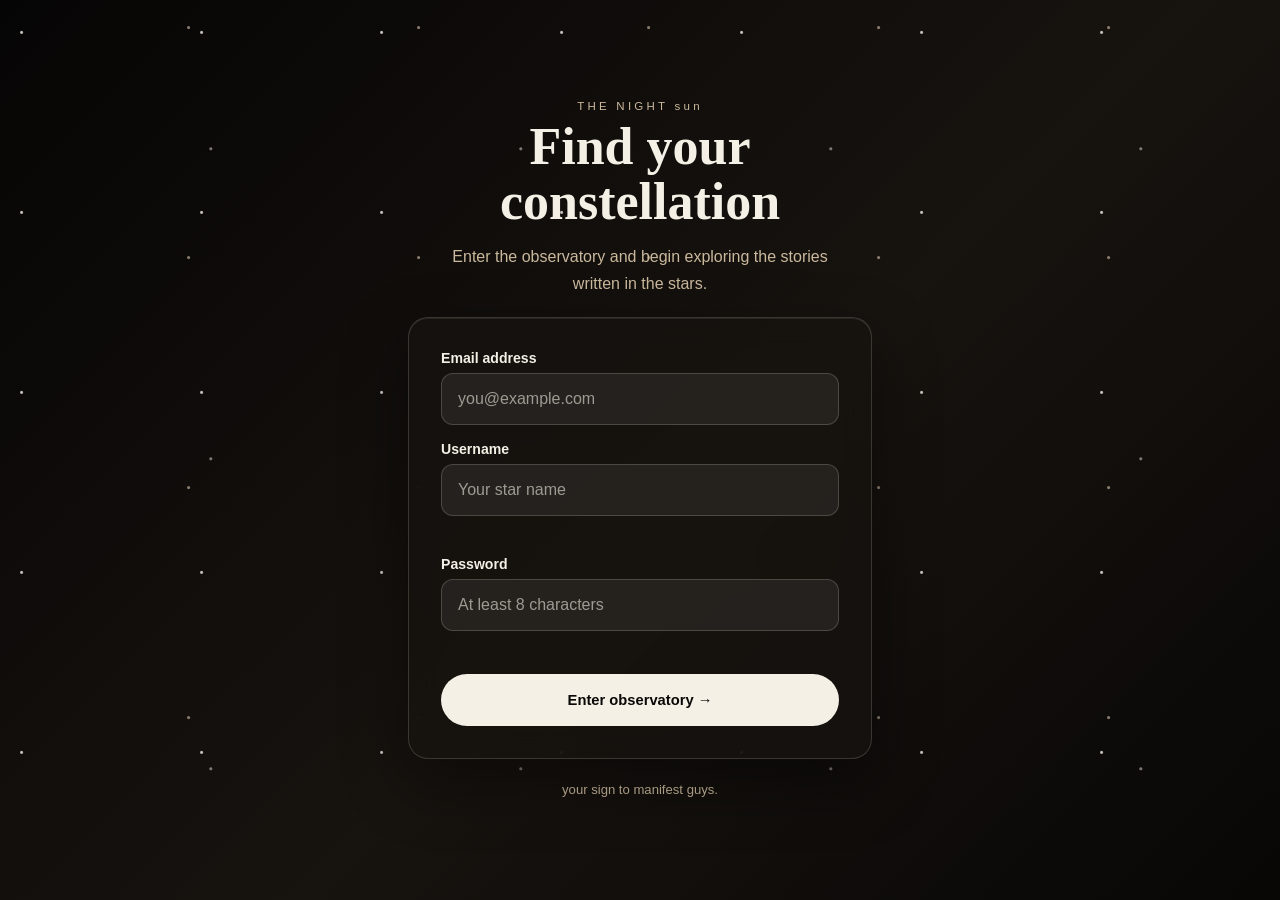
<file: index.html>
<!DOCTYPE html>
<html lang="en">
<head>
    <meta charset="UTF-8">
    <meta name="viewport" content="width=device-width, initial-scale=1.0">
    <title>Constellation Sign In</title>
    <link rel="stylesheet" href="style.css">
</head>
<body>
    <main class="signin-page">
        <section class="signin-shell" aria-labelledby="signin-heading">
            <div class="signin-heading">
                <p class="eyebrow">THE NIGHT sun</p>
                <h1 id="signin-heading">Find your constellation</h1>
                <p>Enter the observatory and begin exploring the stories written in the stars.</p>
            </div>

            <form id="signinbox" class="signin-card" novalidate>
                <div class="field-group">
                    <label id="email-label" for="email">Email address</label>
                    <input id="email" type="email" placeholder="you@example.com" autocomplete="email" required>
                </div>

                <div class="field-group">
                    <label id="username-label" for="user">Username</label>
                    <input id="user" type="text" placeholder="Your star name" autocomplete="username" required>
                    <p id="usererror" class="form-error" aria-live="polite"></p>
                </div>

                <div class="field-group">
                    <label id="password-label" for="password">Password</label>
                    <input id="password" type="password" placeholder="At least 8 characters" autocomplete="current-password" required>
                    <p id="passerror" class="form-error" aria-live="polite"></p>
                </div>

                <button id="signinbtn" type="button">Enter observatory <span aria-hidden="true">→</span></button>
            </form>

            <p id="desk">your sign to manifest guys.</p>
        </section>
    </main>

    <script src="script.js"></script>
</body>
</html>
</file>
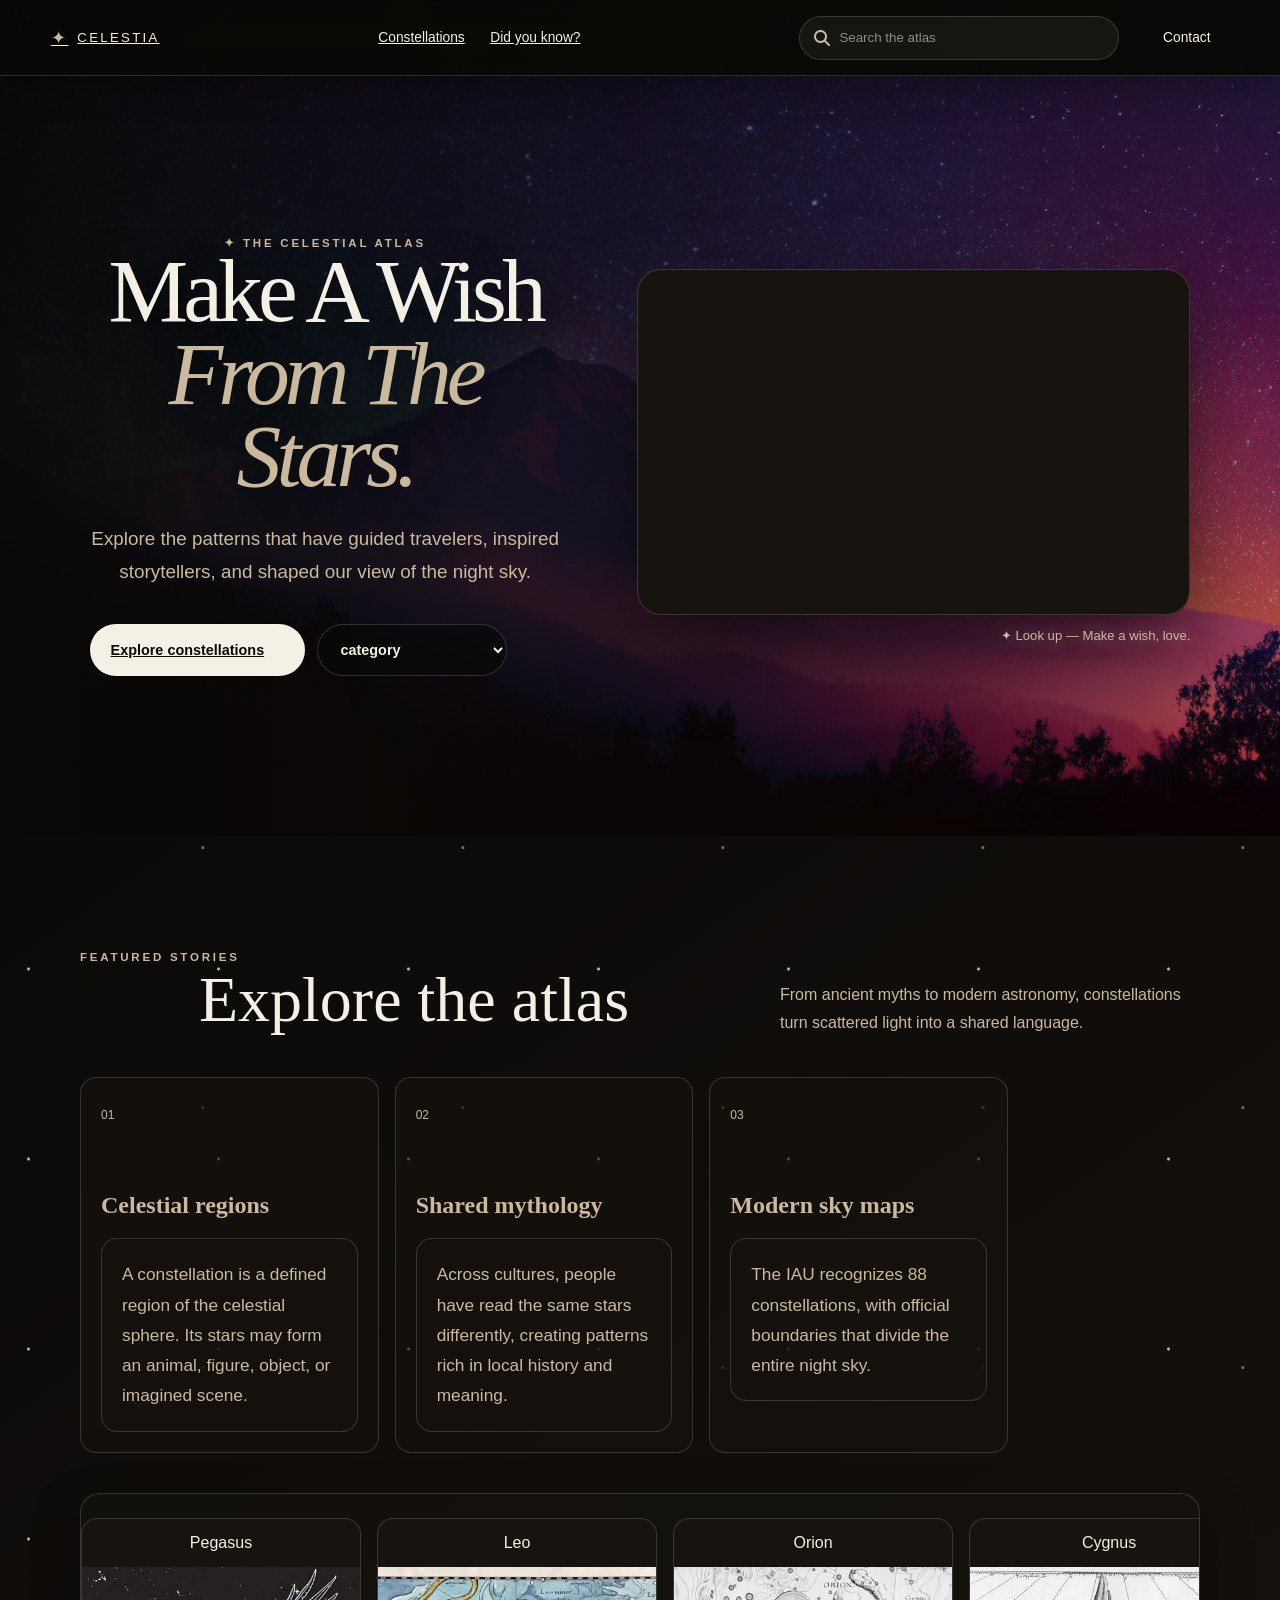
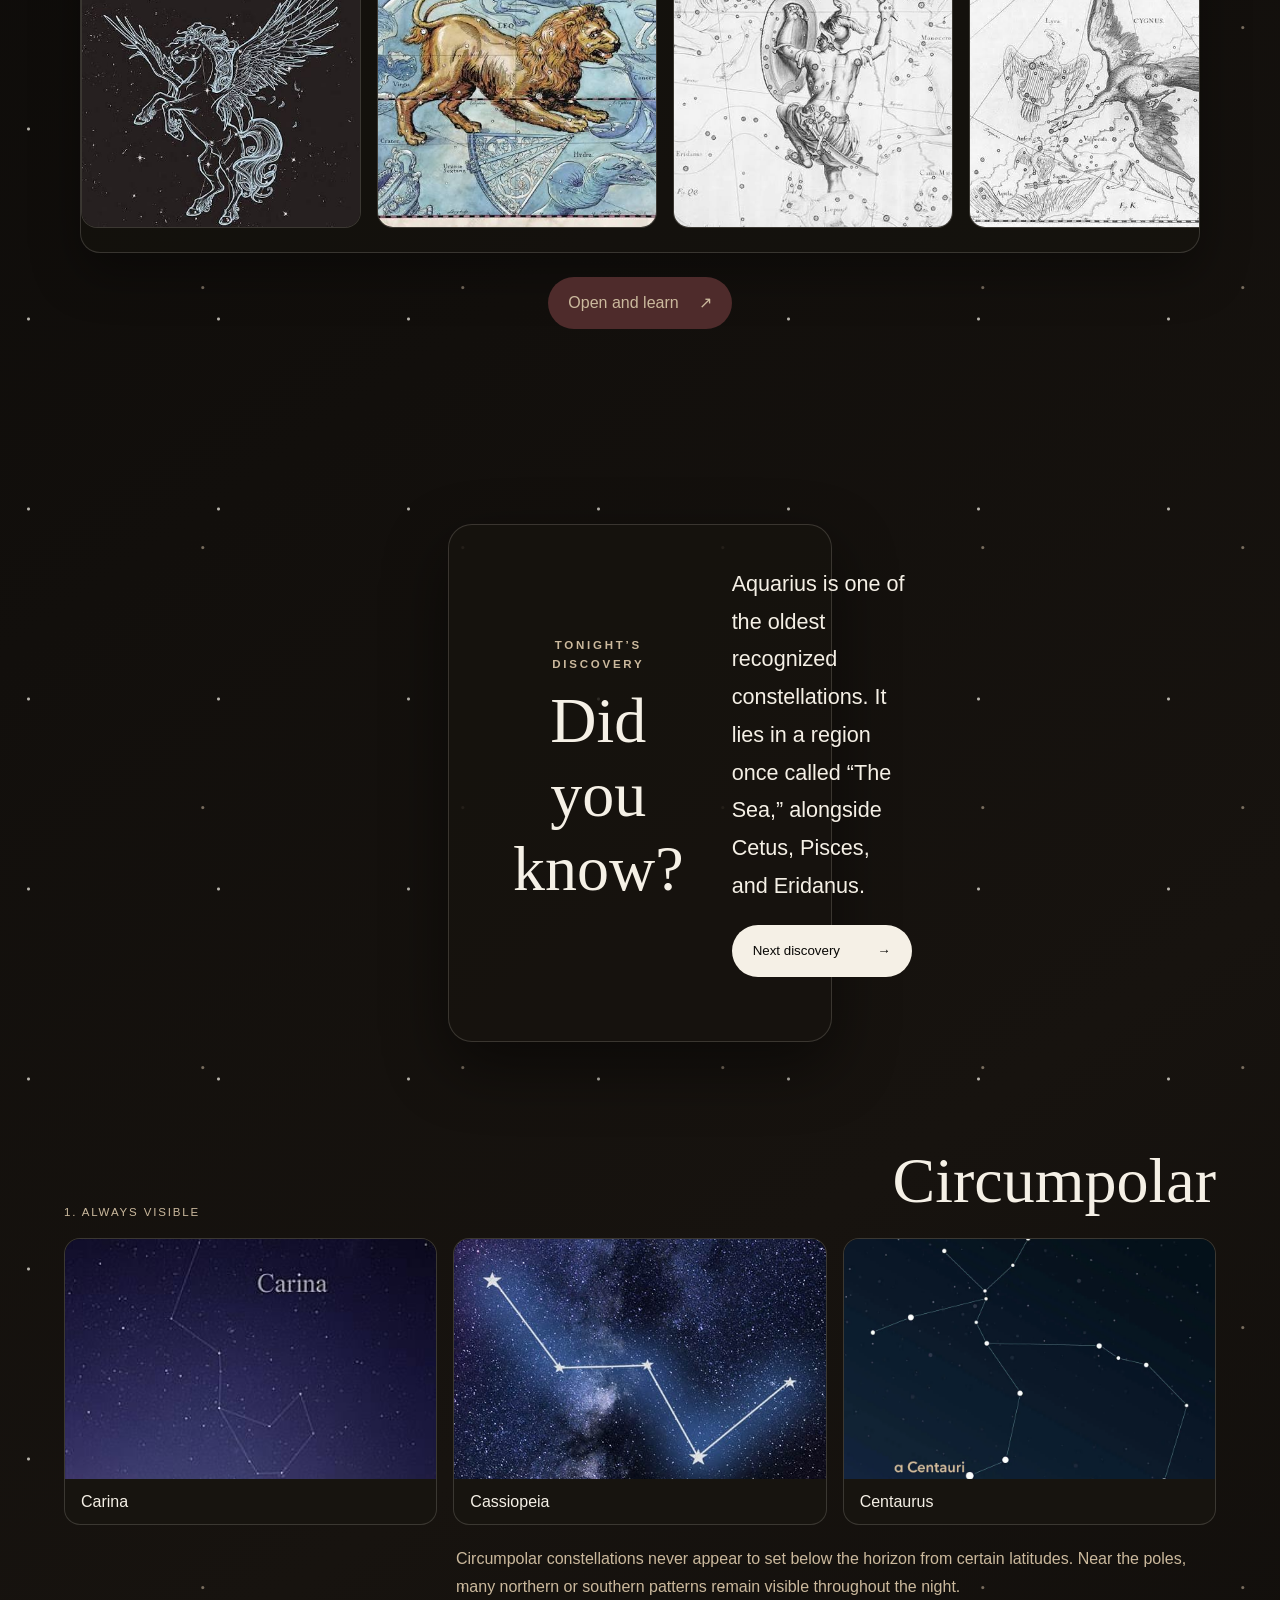
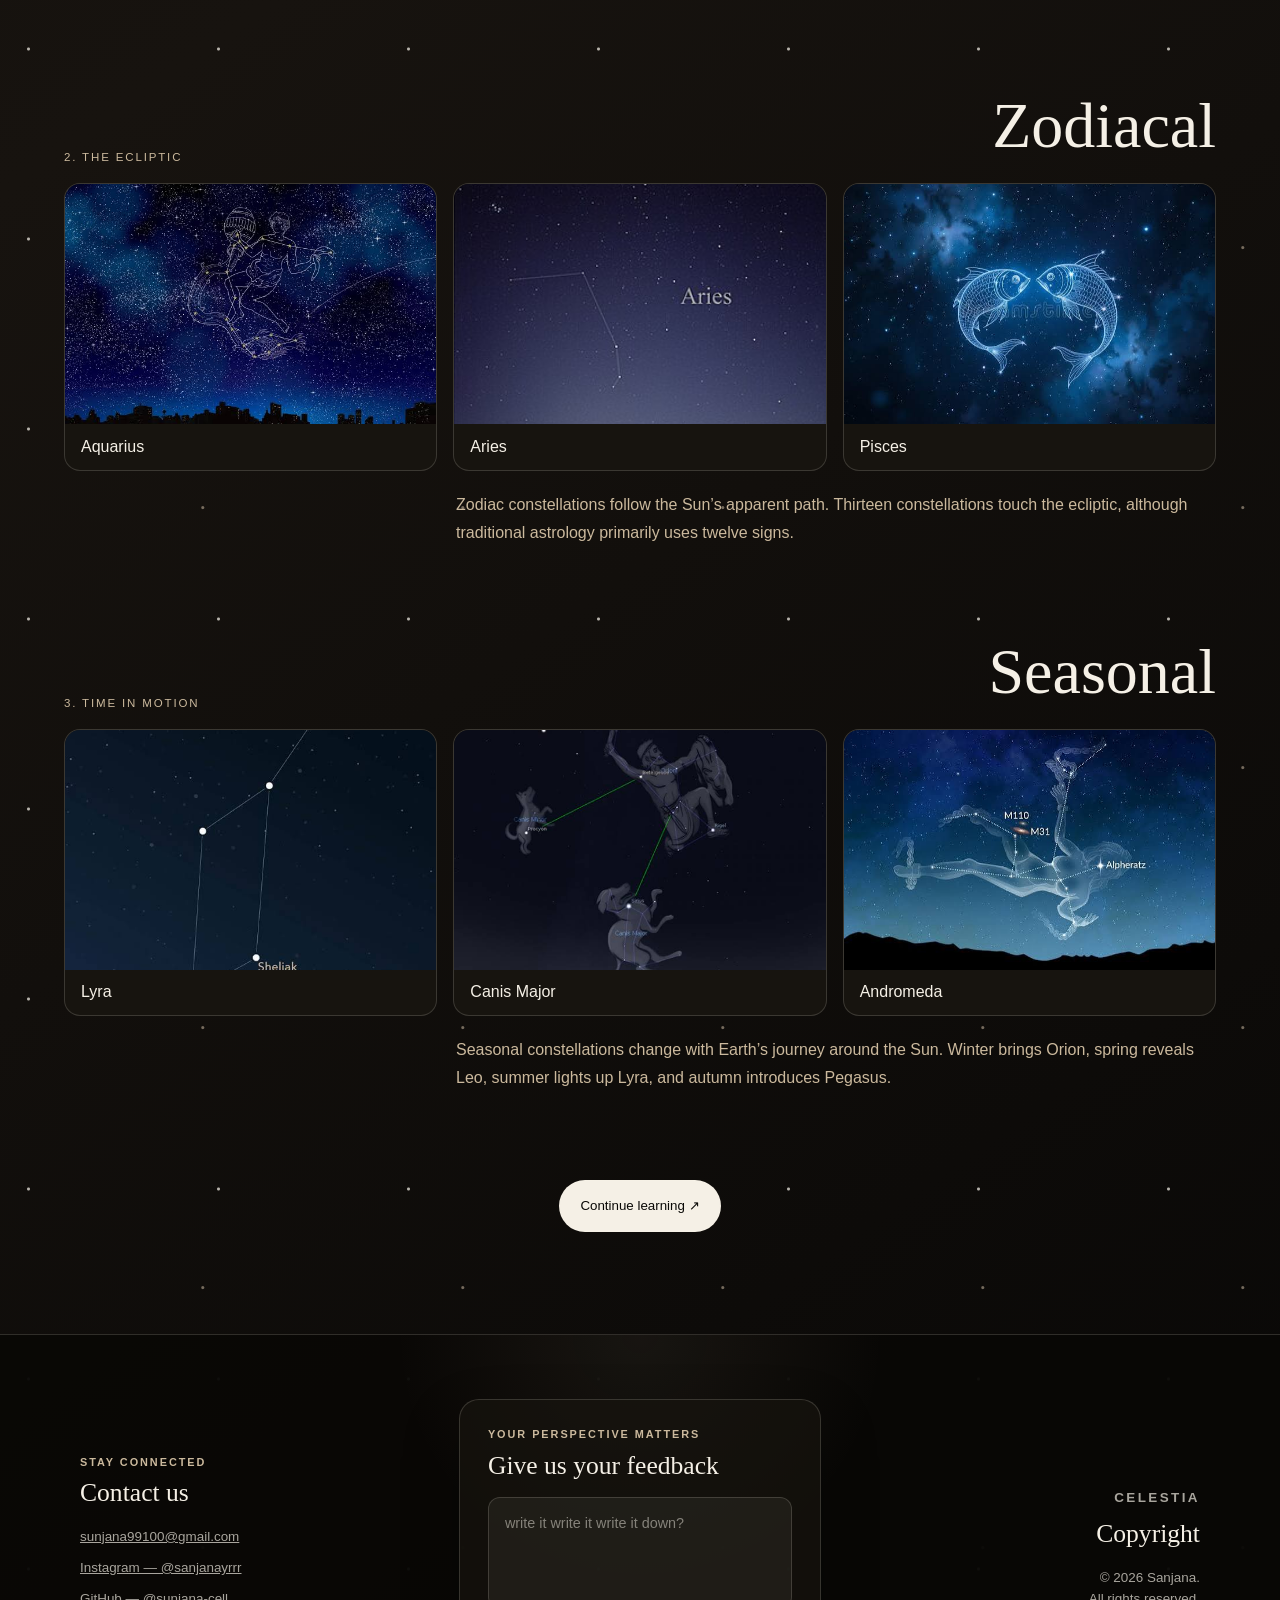
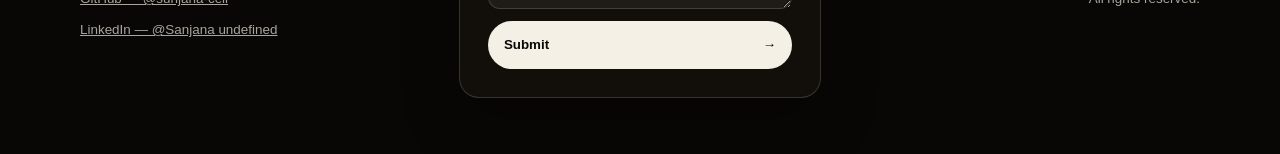
<file: constellation.html>
<!DOCTYPE html>
<html lang="en">
<head>
  <meta charset="UTF-8">
  <meta name="viewport" content="width=device-width, initial-scale=1.0">
  <meta name="description" content="Explore constellations, zodiac patterns, seasonal skies, and circumpolar stars.">
  <title>Celestia — Constellation Atlas</title>
  <link rel="stylesheet" href="style.css">
  <link rel="stylesheet" href="https://cdnjs.cloudflare.com/ajax/libs/font-awesome/6.5.2/css/all.min.css">
</head>
<body class="starbody constellation-page">
  <header class="star-nav" aria-label="Primary navigation">
    <a class="brand" href="constellation.html" aria-label="celestia home">
      <span class="brand-mark" aria-hidden="true">✦</span>
      <span>CELESTIA</span>
    </a>

    <nav class="nav-links" aria-label="Page links">
      <a href="#constellation-types">Constellations</a>
      <a href="#fact-heading">Did you know?</a>
    </nav>

    <label id="search-nav" for="searchbtn">
      <i class="fa-solid fa-magnifying-glass" aria-hidden="true"></i>
      <input id="searchbtn" type="search" placeholder="Search the atlas" aria-label="Search this page">
    </label>

    <button id="contactme" type="button">Contact</button>
  </header>

  <main>
    <section class="hero-section" aria-labelledby="tag1">
      <div class="hero-copy">
        <p class="hero-kicker"><span aria-hidden="true">✦</span> The celestial atlas</p>
        <h1 id="tag1">Make a wish<br><em>from the stars.</em></h1>
        <p id="tagline">Explore the patterns that have guided travelers, inspired storytellers, and shaped our view of the night sky.</p>

        <div id="drop">
          <a class="hero-button primary" href="#exploremore">Explore constellations <span aria-hidden="true"></span></a>
          <div id="types">
            <label class="visually-hidden" for="types12">Constellation type</label>
            <select id="types12" name="types">
              <option value="">category</option>
              <option value="circumpolar">Circumpolar</option>
              <option value="zodiacal">Zodiacal</option>
              <option value="seasonal">Seasonal</option>
            </select>
          </div>
        </div>
      </div>

      <div class="hero-visual">
        <div id="media">
          <video id="video" autoplay muted loop playsinline aria-label="Stars moving across the night sky">
            <source src="star.mp4.mp4" type="video/mp4">
          </video>
        </div>
        <p id="shoot"><span aria-hidden="true">✦</span> Look up — Make a wish, love.</p>
      </div>
    </section>

    <section class="explore" aria-labelledby="exploremore">
      <header class="section-heading">
        <div>
          <p class="section-kicker">Featured stories</p>
          <h2 id="exploremore">Explore the atlas</h2>
        </div>
        <p>From ancient myths to modern astronomy, constellations turn scattered light into a shared language.</p>
      </header>

      <div id="define">
        <article>
          <span>01</span>
          <h3>Celestial regions</h3>
          <p>A constellation is a defined region of the celestial sphere. Its stars may form an animal, figure, object, or imagined scene.</p>
        </article>
        <article>
          <span>02</span>
          <h3>Shared mythology</h3>
          <p>Across cultures, people have read the same stars differently, creating patterns rich in local history and meaning.</p>
        </article>
        <article>
          <span>03</span>
          <h3>Modern sky maps</h3>
          <p>The IAU recognizes 88 constellations, with official boundaries that divide the entire night sky.</p>
        </article>
      </div>

      <div class="slider" aria-label="Featured constellations">
        <article class="box1">
          <p>Pegasus</p>
          <a href="https://en.wikipedia.org/wiki/Pegasus_(constellation)" target="_blank" rel="noopener noreferrer" aria-label="Learn about Pegasus">
            <img src="pegasus1.png" alt="Pegasus constellation">
          </a>
        </article>
        <article class="box1">
          <p>Leo</p>
          <a href="https://en.wikipedia.org/wiki/Leo_(constellation)" target="_blank" rel="noopener noreferrer" aria-label="Learn about Leo">
            <img src="leo1.png" alt="Leo constellation">
          </a>
        </article>
        <article class="box1">
          <p>Orion</p>
          <a href="https://en.wikipedia.org/wiki/Orion_(constellation)" target="_blank" rel="noopener noreferrer" aria-label="Learn about Orion">
            <img src="orion2.png" alt="Orion constellation">
          </a>
        </article>
        <article class="box1">
          <p>Cygnus</p>
          <a href="https://en.wikipedia.org/wiki/Cygnus_(constellation)" target="_blank" rel="noopener noreferrer" aria-label="Learn about Cygnus">
            <img src="cygnus.png" alt="Cygnus constellation">
          </a>
        </article>
        <article class="box1">
          <p>Hercules</p>
          <a href="https://en.wikipedia.org/wiki/Hercules_(constellation)" target="_blank" rel="noopener noreferrer" aria-label="Learn about Hercules">
            <img src="hercules.png" alt="Hercules constellation">
          </a>
        </article>
        <article class="box1">
          <p>Ophiuchus</p>
          <a href="https://en.wikipedia.org/wiki/Ophiuchus_(constellation)" target="_blank" rel="noopener noreferrer" aria-label="Learn about Ophiuchus">
            <img src="ophicuchis.png" alt="Ophiuchus constellation">
          </a>
        </article>
      </div>

      <div id="knowmore">
        <a href="https://en.wikipedia.org/wiki/Constellation" target="_blank" rel="noopener noreferrer">Open and learn <span aria-hidden="true">↗</span></a>
      </div>
    </section>

    <section class="fact-quiz" aria-labelledby="fact-heading">
      <div class="fact-heading-wrap">
        <p class="section-kicker">Tonight’s discovery</p>
        <h2 id="fact-heading" class="dyk">Did you know?</h2>
      </div>
      <div class="factu">
        <p id="one">Aquarius is one of the oldest recognized constellations. It lies in a region once called “The Sea,” alongside Cetus, Pisces, and Eridanus.</p>
        <button id="clicki" type="button"><span>Next discovery</span><span aria-hidden="true">→</span></button>
      </div>
    </section>

    <section id="constellation-types" class="constellation-types" aria-label="Constellation categories">
      <article class="constellation-category">
        <header class="category-heading">
          <p>1. Always visible</p>
          <h2 id="polarhead">Circumpolar</h2>
        </header>
        <div class="category-gallery">
          <figure id="polar1"><img src="carina.jpg" alt="Carina constellation"><figcaption>Carina</figcaption></figure>
          <figure id="polar2"><img src="cassiopeia.jpg" alt="Cassiopeia constellation"><figcaption>Cassiopeia</figcaption></figure>
          <figure id="polar3"><img src="centaurus.webp" alt="Centaurus constellation"><figcaption>Centaurus</figcaption></figure>
        </div>
        <p id="fncir" class="category-copy">Circumpolar constellations never appear to set below the horizon from certain latitudes. Near the poles, many northern or southern patterns remain visible throughout the night.</p>
      </article>

      <article class="constellation-category">
        <header class="category-heading">
          <p>2. The ecliptic</p>
          <h2 id="zohead">Zodiacal</h2>
        </header>
        <div class="category-gallery">
          <figure id="zo1"><img src="aqua.jpg" alt="Aquarius constellation"><figcaption>Aquarius</figcaption></figure>
          <figure id="zo2"><img src="AriesCC.jpg" alt="Aries constellation"><figcaption>Aries</figcaption></figure>
          <figure id="zo3"><img src="pi.jpg" alt="Pisces constellation"><figcaption>Pisces</figcaption></figure>
        </div>
        <p class="category-copy">Zodiac constellations follow the Sun’s apparent path. Thirteen constellations touch the ecliptic, although traditional astrology primarily uses twelve signs.</p>
      </article>

      <article class="constellation-category">
        <header class="category-heading">
          <p>3. Time in motion</p>
          <h2 id="seahead">Seasonal</h2>
        </header>
        <div class="category-gallery">
          <figure id="sea1"><img src="lyra.jpg" alt="Lyra constellation"><figcaption>Lyra</figcaption></figure>
          <figure id="sea2"><img src="canis.jpg" alt="Canis constellation"><figcaption>Canis Major</figcaption></figure>
          <figure id="sea3"><img src="andro.jpg" alt="Andromeda constellation"><figcaption>Andromeda</figcaption></figure>
        </div>
        <p class="category-copy">Seasonal constellations change with Earth’s journey around the Sun. Winter brings Orion, spring reveals Leo, summer lights up Lyra, and autumn introduces Pegasus.</p>
      </article>

      <div id="btnn"><a href="https://www.wikipedia.org" target="_blank" rel="noopener noreferrer"><button type="button">Continue learning <span aria-hidden="true">↗</span></button></a></div>
    </section>
  </main>

  <footer aria-label="Site footer">
        <div id="last">
            <section id="contactji" aria-labelledby="contact-heading">
                <p class="footer-kicker">Stay connected</p>
                <h2 id="contact-heading">Contact us</h2>
                <address>
                    <a href="mailto:seashells@gmail.com">sunjana99100@gmail.com</a>
                    <a href="#">Instagram — @sanjanayrrr</a>
                    <a href="#">GitHub — @sunjana-cell</a>
                    <a href="#">LinkedIn — @Sanjana undefined</a>
                </address>
            </section>

            <form id="feedback-1" aria-labelledby="enter">
                <p class="footer-kicker">Your perspective matters</p>
                <p id="enter">Give us your feedback</p>
                <label class="visually-hidden" for="feedback">Your feedback</label>
                <textarea id="feedback" placeholder="write it write it write it down?"></textarea>
                <button id="sub" type="button">Submit<span aria-hidden="true">→</span></button>
            </form>

            <div id="success-popup" class="hidden" role="status" aria-live="polite">
                <p id="yeah">Your feedback has been submitted.</p>
            </div>

            <section id="copyright" aria-label="Copyright">
                <p class="footer-kicker">Celestia</p>
                <h2 id="cont">Copyright</h2>
                <p>© 2026 Sanjana.</p>
                <p>All rights reserved.</p>
            </section>
        </div>
    </footer>

  <script src="script.js"></script>
</body>
</html>
</file>
<file: style.css>
* {
    padding: 0;
    margin: 0;
    box-sizing: border-box;
}

body {
  font-family: Inter, "Segoe UI", Arial, sans-serif;
  color: var(--ivory);
  background:
    radial-gradient(circle at 12% 18%, rgba(255, 250, 240, 0.75) 0 1px, transparent 2px),
    radial-gradient(circle at 82% 12%, rgba(201, 183, 159, 0.65) 0 1px, transparent 2px),
    radial-gradient(circle at 68% 48%, rgba(255, 250, 240, 0.45) 0 1px, transparent 2px),
    linear-gradient(135deg, #060505 0%, #17130f 55%, #080706 100%);
  background-size: 180px 180px, 230px 230px, 310px 310px, auto;
}

.signin-page {
  min-height: 100vh;
  display: grid;
  place-items: center;
  padding: clamp(1.25rem, 5vw, 4rem);
}

.signin-shell {
  width: min(100%, 29rem);
  display: grid;
  gap: 1.25rem;
  text-align: center;
}

.signin-heading .eyebrow {
  margin: 0 0 0.5rem;
  color: var(--sand);
  font-size: 0.72rem;
  letter-spacing: 0.28em;
}

.signin-heading h1,
.signin-heading p:last-child {
  color: var(--ivory);
}

.signin-heading h1 {
  margin: 0;
  font-family: Georgia, "Times New Roman", serif;
  font-size: clamp(2rem, 8vw, 3.25rem);
  line-height: 1.05;
}

.signin-heading p:last-child {
  max-width: 25rem;
  margin: 0.85rem auto 0;
  line-height: 1.7;
  color: var(--sand);
}

.signin-card {
  display: grid;
  gap: 1rem;
  width: 100%;
  padding: clamp(1.25rem, 5vw, 2rem);
  text-align: left;
  background: rgba(23, 19, 15, 0.82);
  border: 1px solid var(--line);
  border-radius: 1.25rem;
  box-shadow: 0 1.5rem 4rem rgba(0, 0, 0, 0.42), inset 0 1px rgba(255, 255, 255, 0.08);
  backdrop-filter: blur(14px);
}

.field-group { 
    display: grid; 
    gap: 0.45rem; 
}

.field-group label { 
    color: var(--starlight); 
    font-size: 0.88rem; 
    font-weight: 700; 
}

.field-group input {
  width: 100%;
  min-height: 3.25rem;
  padding: 0.85rem 1rem;
  border: 1px solid rgba(246, 241, 231, 0.18);
  border-radius: 0.75rem;
  background: rgba(255, 250, 240, 0.07);
  color: var(--ivory);
  font: inherit;
  outline: none;
}

.field-group input:focus {
  border-color: var(--sand);
  box-shadow: 0 0 0 3px rgba(201, 183, 159, 0.16);
}

.field-group input::placeholder { 
    color: rgba(246, 241, 231, 0.58); 
}
.form-error { 
    min-height: 1rem; 
    margin: 0; 
    color: #d7c2a5; 
    font-size: 0.78rem; 
}

#signinbtn {
  width: 100%;
  min-height: 3.25rem;
  margin-top: 0.25rem;
  border: 0;
  border-radius: 999px;
  background: var(--ivory);
  color: var(--void);
  font: 800 0.92rem/1 Inter, "Segoe UI", sans-serif;
  cursor: pointer;
  transition: transform 180ms ease, background 180ms ease;
}

#signinbtn:hover { 
    background: var(--starlight); 
    transform: translateY(-2px); 
}

#signinbtn:focus-visible { 
    outline: 3px solid var(--sand); 
    outline-offset: 3px; 
}

#desk { 
    margin: 0; 
    color: var(--sand); 
    font-size: 0.82rem; 
    line-height: 1.6; 
}

.star-nav {
  min-height: 4.75rem;
  background: rgba(8, 7, 6, 0.88);
  border-bottom: 1px solid var(--line);
  box-shadow: 0 0.75rem 2rem rgba(0, 0, 0, 0.28);
  backdrop-filter: blur(16px);
}

.star-nav a,
#contactme { 
    color: var(--ivory); 
    border-radius: 999px; 
}

.star-nav a:hover,
#contactme:hover { 
    border: 1px solid var(--sand); 
    color: var(--starlight); 
    background: rgba(201, 183, 159, 0.09); 
}

#search-nav { 
    background: rgba(255, 250, 240, 0.06); 
    border: 1px solid var(--line); 
}

#search-nav:hover { 
    border-color: var(--sand); 
    background: rgba(201, 183, 159, 0.1); 
}

#search-nav i { 
    color: var(--sand); 
}

.content-box {
  min-height: min(58rem, 92vh);
  height: auto;
  padding: clamp(6.5rem, 12vw, 10rem) clamp(1rem, 5vw, 4rem) 4rem;
  background:
    linear-gradient(180deg, rgba(8, 7, 6, 0.18), rgba(8, 7, 6, 0.92)),
    url("first.png") center / cover no-repeat;
}

#tag1 {
  margin: 0;
  font-family: Georgia, "Times New Roman", serif;
  text-align: center;
  text-transform: capitalize;
  text-shadow: 0 0.5rem 2.5rem rgba(0, 0, 0, 0.7);
}

#tagline {
  margin: 0.5rem auto 0;
  max-width: 36rem;
  color: var(--sand);
  text-align: center;
}

#drop { 
    margin-top: clamp(2.5rem, 7vw, 5rem); 
    gap: 1rem; 
}

#types12,
select {
  min-height: 48px;
  border: 1px solid var(--line);
  border-radius: 999px;
  background: rgba(20, 64, 82, 0.78);
  color: white;
}

#shoot { 
    color: var(--ivory); 
    text-shadow: 0 0 1.25rem rgba(255, 250, 240, 0.65); 
}
#media { 
    width: min(44rem, 90vw); 
    height: auto; 
    aspect-ratio: 16 / 9; 
    border: 1px solid var(--line); 
    border-radius: 1.25rem; 
    box-shadow: 0 1.5rem 4rem rgba(0, 0, 0, 0.5); 
}
#video { 
    height: 100%; 
    border-radius: 1.1rem; 
}

.explore { 
    width: min(72rem, 100%); 
    margin-inline: auto; 
    padding-inline: clamp(0.5rem, 2vw, 2rem); 
}
#exploremore { 
    text-align: center; 
    font-family: Georgia, "Times New Roman", serif; 
}
#define {
  max-width: 58rem;
  margin: 2rem auto;
  display: grid;
  grid-template-columns: repeat(2, minmax(0, 1fr));
  gap: 1rem;
  color: var(--sand);
  font-size: clamp(0.95rem, 1.4vw, 1.08rem);
  line-height: 1.75;
  text-align: left;
}
#define p { 
    margin: 0; 
    padding: 1.25rem; 
    border: 1px solid var(--line); 
    border-radius: 1rem; 
    background: rgba(23, 19, 15, 0.64); 
}

.slider { 
    height: auto; 
    min-height: 22rem; 
    border: 1px solid var(--line); 
    border-radius: 1.25rem; 
    background: rgba(23, 19, 15, 0.58); 
    box-shadow: 0 1.25rem 3rem rgba(0, 0, 0, 0.35); 
}

.box1 { 
    height: 19rem; 
    width: 19rem; 
    border-radius: 1rem; 
    background: var(--charcoal); 
    border: 1px solid var(--line); 
}

.box1 p { 
    margin: 0 0 0.75rem; 
    color: var(--ivory); 
    text-align: center; 
}
.box1:hover { 
    transform: translateY(-6px); 
}

#knowmore a { 
    min-height: 48px; 
    padding: 0.8rem 1.25rem; 
    border: 1px solid var(--line); 
    border-radius: 999px; 
    background: var(--ivory); 
    color: var(--void); 
    box-shadow: none; 
}

.fact-quiz {
  height: auto;
  min-height: 24rem;
  margin: 7rem auto 0;
  padding: 2rem 1.25rem;
  border: 1px solid var(--line);
  background: rgba(23, 19, 15, 0.82);
  box-shadow: 0 1.5rem 4rem rgba(0, 0, 0, 0.42);
}
.dyk { 
    color: var(--ivory); 
    text-shadow: none; 
}

.factu { 
    width: min(100%, 18rem); 
}

.fact-quiz p { 
    line-height: 1.7; 
}

#clicki { 
    height: 48px; 
    width: 8rem; 
    border: 1px solid var(--line); 
    border-radius: 999px; 
    background: var(--ivory); 
    color: var(--void); 
    text-shadow: none; 
}

.circumploar,
.zodiacal1,
.seasonal1 { 
    width: min(72rem, 100%); 
    margin-inline: auto; 
}

.circumploar #polarhead,
.zodiacal1 #zohead,
.seasonal1 #seahead { 
    background: none; 
    -webkit-text-fill-color: var(--ivory); 
    color: var(--ivory); 
    text-shadow: none; 
}

.circumploar img,
.zodiacal1 img,
.seasonal1 img { 
    border: 1px solid var(--line); 
    box-shadow: 0 1rem 2.5rem rgba(0, 0, 0, 0.5); 
}

#chatnav h1 { 
    background: var(--sand); 
    color: var(--void); 
}

:root {
  --void: #090806;
  --charcoal: #17140f;
  --umber: #62513f;
  --sand: #cbb99d;
  --ivory: #f5f0e6;
  --line: rgba(245, 240, 230, 0.16);
}

.constellation-page {
  background:
    radial-gradient(circle at 14% 8%, rgba(255, 250, 240, 0.8) 0 1px, transparent 2px),
    radial-gradient(circle at 86% 18%, rgba(203, 185, 157, 0.6) 0 1px, transparent 2px),
    linear-gradient(135deg, #080706 0%, #18140f 58%, #080706 100%);
  background-size: 220px 220px, 300px 300px, auto;
}

.constellation-page .star-nav {
  position: sticky;
  top: 0;
  z-index: 50;
  display: grid;
  grid-template-columns: auto 1fr minmax(220px, 320px) auto;
  align-items: center;
  gap: clamp(0.75rem, 2vw, 2rem);
  padding: 0.75rem clamp(1rem, 4vw, 4.5rem);
  border-bottom: 1px solid var(--line);
  background: rgba(9, 8, 6, 0.88);
  backdrop-filter: blur(16px);
}

.constellation-page .brand {
  display: flex;
  align-items: center;
  gap: 0.55rem;
  font-size: 0.82rem;
  letter-spacing: 0.18em;
}

.brand-mark { color: var(--sand); font-size: 1.15rem; }

.nav-links {
  display: flex;
  justify-content: center;
  gap: clamp(0.75rem, 2vw, 2rem);
}

.nav-links a,
.constellation-page #contactme {
  min-height: 44px;
  display: inline-flex;
  align-items: center;
  justify-content: center;
  border: 0;
  border-radius: 999px;
  background: transparent;
  color: var(--ivory);
  font-size: 0.86rem;
}

.nav-links a:hover,
.constellation-page #contactme:hover {
     background: rgba(114, 112, 109, 0.1); 
    }

.constellation-page #search-nav {
  height: 44px;
  width: 100%;
  display: flex;
  align-items: center;
  gap: 0.6rem;
  padding: 0 0.85rem;
  border: 1px solid var(--line);
  border-radius: 999px;
  background: rgba(245, 240, 230, 0.055);
}

.constellation-page #searchbtn {
  width: 100%;
  height: 42px;
  border: 0;
  background: transparent;
  color: var(--ivory);
  text-align: left;
  outline: 0;
}

.constellation-page #searchbtn::placeholder { 
    color: rgba(245, 240, 230, 0.55); 
}

.constellation-page #contactme { 
    min-width: 84px; 
    cursor: pointer; 
}

.constellation-page main { 
    width: 100%; 
}

.hero-section {
  min-height: min(760px, 88vh);
  display: grid;
  grid-template-columns: minmax(0, 0.92fr) minmax(420px, 1.08fr);
  align-items: center;
  gap: clamp(2rem, 6vw, 6rem);
  padding: clamp(4.5rem, 8vw, 8rem) clamp(1.25rem, 7vw, 7rem);
  background:
    linear-gradient(90deg, rgba(9, 8, 6, 0.96) 0%, rgba(9, 8, 6, 0.72) 48%, rgba(9, 8, 6, 0.2) 100%),
    url("first.png") center / cover no-repeat;
}

.hero-kicker,
.section-kicker {
  margin: 0 0 1rem;
  color: var(--sand);
  font-size: 0.72rem;
  font-weight: 800;
  letter-spacing: 0.22em;
  text-transform: uppercase;
}

.hero-copy h1 {
  max-width: 780px;
  margin: 0;
  color: var(--ivory);
  font-family: Georgia, "Times New Roman", serif;
  font-size: clamp(3.2rem, 7vw, 7.5rem);
  font-weight: 500;
  line-height: 0.92;
  letter-spacing: -0.055em;
}

.hero-copy h1 em {
  color: var(--sand);
  font-weight: 400;
}

#tagline {
  max-width: 620px;
  margin: 1.5rem 0 0;
  color: rgba(245, 240, 230, 0.72);
  font-size: clamp(1rem, 1.5vw, 1.18rem);
  line-height: 1.75;
}

#drop {
  display: flex;
  align-items: center;
  gap: 0.75rem;
  margin-top: 2.25rem;
}

.hero-button,
#types select {
  min-height: 52px;
  display: inline-flex;
  align-items: center;
  justify-content: center;
  border: 1px solid var(--line);
  border-radius: 999px;
  font-size: 0.9rem;
  font-weight: 800;
}

.hero-button.primary {
  gap: 1.25rem;
  padding: 0.75rem 1.25rem;
  background: var(--ivory);
  color: var(--void);
}

#types select {
  min-width: 190px;
  padding: 0 1.15rem;
  background: rgba(9, 8, 6, 0.7);
  color: var(--ivory);
  cursor: pointer;
}

.hero-visual { 
    min-width: 0; 
}

#media {
  width: 100%;
  height: auto;
  aspect-ratio: 16 / 10;
  overflow: hidden;
  border: 1px solid var(--line);
  border-radius: 1.5rem;
  background: var(--charcoal);
  box-shadow: 0 2rem 5rem rgba(0, 0, 0, 0.55);
}

#video { 
    width: 100%; 
    height: 100%; 
    object-fit: cover; 
}

#shoot {
  margin: 0.85rem 0 0;
  color: var(--sand);
  text-align: right;
  font-size: 0.82rem;
}

.explore {
  width: min(1120px, calc(100% - 2.5rem));
  margin: 0 auto;
  padding: clamp(5rem, 9vw, 8rem) 0;
}

.section-heading {
  display: grid;
  grid-template-columns: 1fr minmax(280px, 420px);
  align-items: end;
  gap: 2rem;
  margin-bottom: 2.5rem;
}

.section-heading h2,
.fact-heading-wrap h2,
.category-heading h2 {
  margin: 0;
  color: var(--ivory);
  font-family: Georgia, "Times New Roman", serif;
  font-weight: 500;
}

.section-heading h2 { 
    font-size: clamp(2.5rem, 5vw, 5rem); 
}

.section-heading > p { 
    color: var(--sand); 
    line-height: 1.75; 
}

#define {
  display: grid;
  grid-template-columns: repeat(3, 1fr);
  gap: 1rem;
  margin: 0 0 2.5rem;
}

#define article {
  min-height: 240px;
  padding: 1.5rem;
  border: 1px solid var(--line);
  border-radius: 1rem;
  background: rgba(23, 20, 15, 0.72);
}

#define article span { 
    color: var(--sand); 
    font-size: 0.75rem; 
}

#define article h3 { 
    margin: 3.5rem 0 0.75rem; 
    font-family: Georgia, serif; 
    font-size: 1.5rem; 
}

#define article p { 
    margin: 0; 
    color: var(--sand); 
    line-height: 1.75; 
}

.slider {
  height: auto;
  min-height: 360px;
  display: flex;
  align-items: center;
  gap: 1rem;
  overflow-x: auto;
  padding: 1.25rem;
  border: 1px solid var(--line);
  border-radius: 1.25rem;
  background: rgba(23, 20, 15, 0.55);
  scroll-snap-type: x mandatory;
}

.box1 {
  height: 310px;
  width: 280px;
  flex: 0 0 280px;
  overflow: hidden;
  border: 1px solid var(--line);
  border-radius: 1rem;
  background: var(--charcoal);
  scroll-snap-align: start;
  transition: transform 180ms ease;
}

.box1:hover { 
    transform: translateY(-6px); 
}

.box1 p { 
    height: 48px; 
    display: grid; 
    place-items: center; 
    margin: 0; 
    color: var(--ivory); 
}

.box1 a { 
    display: block; 
    height: calc(100% - 48px); 
}

.box1 img { 
    width: 100%; 
    height: 100%; 
    object-fit: cover;
 }

#knowmore {
    display: flex; 
    justify-content: center; 
    margin-top: 1.5rem; 
}

#knowmore a {
  min-height: 52px;
  display: inline-flex;
  align-items: center;
  gap: 1.25rem;
  padding: 0 1.25rem;
  border: 1px solid var(--line);
  border-radius: 999px;
  text-decoration: none;
  background: rgb(78, 43, 43);
  border: none;
  color: #cbb99d;
}

#knowmore a:hover { 
   color: white;
   border: 1px solid white;
 }

.fact-quiz {
  width: min(1120px, calc(100% - 2.5rem));
  min-height: 340px;
  margin: 0 auto clamp(5rem, 8vw, 8rem);
  display: grid;
  grid-template-columns: 0.75fr 1.25fr;
  align-items: center;
  gap: 3rem;
  padding: clamp(2rem, 5vw, 4.5rem);
  border: 1px solid var(--line);
  border-radius: 1.5rem;
  background:
    radial-gradient(circle at 82% 20%, rgba(203, 185, 157, 0.12) 0 1px, transparent 2px),
    rgba(23, 20, 15, 0.82);
  background-size: 120px 120px, auto;
}

.fact-heading-wrap h2 { 
    font-size: clamp(2.5rem, 5vw, 4.5rem); 
}

.factu { 
    max-width: 520px; 
}

.factu #one { 
    color: var(--ivory); 
    font-size: clamp(1.05rem, 2vw, 1.35rem); 
    line-height: 1.75; 
}

#clicki {
  min-width: 180px;
  min-height: 52px;
  display: inline-flex;
  align-items: center;
  justify-content: space-between;
  gap: 1.5rem;
  margin-top: 1.25rem;
  padding: 0 1.25rem;
  border: 0;
  border-radius: 999px;
  background: var(--ivory);
  color: var(--void);
  cursor: pointer;
}

.constellation-types { 
    width: min(1120px, calc(100% - 2.5rem)); 
    margin: 0 auto clamp(5rem, 8vw, 8rem); 
}

.constellation-category { 
    margin-bottom: 5.5rem; 
} 

.category-heading { 
    display: flex; 
    align-items: end; 
    justify-content: space-between; 
    margin-bottom: 1.25rem; 
}

.category-heading p { 
    color: var(--sand); 
    font-size: 0.72rem; 
    letter-spacing: 0.16em; 
    text-transform: uppercase; 
}

.category-heading h2 { 
    font-size: clamp(2.5rem, 5vw, 4.5rem); 
}

.category-gallery { 
    display: grid; 
    grid-template-columns: repeat(3, 1fr);
     gap: 1rem; 
}

.category-gallery figure { 
    margin: 0; 
    overflow: hidden; 
    border: 1px solid var(--line); 
    border-radius: 1rem; 
    background: var(--charcoal); 
}

.category-gallery img { 
    width: 100%; 
    height: 240px; 
    display: block; 
    object-fit: cover; 
}

.category-gallery figcaption { 
    padding: 0.85rem 1rem; 
    color: var(--ivory); 
}

.category-copy { 
    max-width: 760px; 
    margin: 1.25rem 0 0 auto; 
    color: var(--sand); 
    line-height: 1.75; 
}

#btnn { 
    display: flex; 
    justify-content: center; 
}

#btnn button { 
    min-height: 52px; 
    padding: 0 1.25rem; 
    border: 1px solid var(--line); 
    border-radius: 999px; 
    background: transparent; 
    color: var(--ivory); 
    cursor: pointer; 
}

@media (max-width: 900px) {
    body {
        overflow-x: hidden;
    }

    .star-nav {
        position: sticky;
        top: 0;
        height: auto;
        padding: 0.75rem 1rem;
        flex-wrap: wrap;
        justify-content: center;
        gap: 0.75rem 1rem;
    }

    .star-nav a,
    #contactme {
        min-height: 48px;
        display: inline-flex;
        align-items: center;
        justify-content: center;
        padding: 0.6rem 0.9rem;
        line-height: 1.2;
    }

    #search-nav {
        width: min(100%, 30rem);
        flex: 1 1 100%;
        min-height: 48px;
        margin: 0 auto;
    }

    #searchbtn {
        min-height: 48px;
    }

    .content-box {
        height: auto;
        padding: clamp(5rem, 18vw, 9rem) 1rem 2rem;
    }

    #tag1 {
        line-height: 1.08;
        letter-spacing: 0.02em;
        text-align: center;
    }

    .content-box p {
        line-height: 1.6;
    }

    #drop {
        flex-direction: column;
        justify-content: center;
        gap: 1rem;
        margin-top: 3rem;
    }

    #btnme,
    #types {
        width: 100%;
        display: flex;
        justify-content: center;
    }

    #aboutauthor,
    #types12,
    select {
        width: min(100%, 20rem);
        min-height: 48px;
        padding: 0.75rem 1rem;
    }

    #media {
        width: min(100%, 38rem);
        height: auto;
        aspect-ratio: 16 / 9;
        padding: 0.75rem;
    }

    #video {
        width: 100%;
        height: 100%;
        object-fit: cover;
    }

    .explore {
        margin-top: 3rem;
        padding: 0 1rem;
    }

    #exploremore {
        font-size: clamp(2rem, 6vw, 3rem);
        line-height: 1.2;
        margin-bottom: 1rem;
    }

    #define {
        font-size: clamp(0.95rem, 2.5vw, 1.1rem);
        line-height: 1.8;
    }

    #last {
        display: grid;
        grid-template-columns: 1fr;
        gap: 1.25rem;
        padding: 1.25rem 1rem;
    }

    #feedback-1 {
        width: 100%;
    }

    #feedback {
        width: 100%;
        min-height: 48px;
    }

    #sub {
        min-width: 48px;
        min-height: 48px;
    }
}

@media (max-width: 620px) {
    .herohome {
        width: min(100%, 25rem);
        min-height: auto;
        height: auto;
        padding: 1rem 0.9rem 1.25rem;
        margin-top: 1rem;
    }

    h1 {
        margin-top: 2rem;
        font-size: clamp(1.6rem, 7vw, 2.2rem);
        line-height: 1.2;
    }

    #email,
    #user,
    #password {
        width: 100%;
        min-height: 48px;
        padding: 0.75rem 0.8rem;
        margin-top: 0.7rem;
    }

    #email-label,
    #username-label,
    #password-label {
        font-size: 0.95rem;
        line-height: 1.5;
    }

    .button {
        margin-top: 1.5rem;
        padding: 0 0.75rem;
    }

    #signinbtn {
        width: min(100%, 14rem);
        min-height: 48px;
        padding: 0.75rem 1rem;
    }

    #desk {
        font-size: 0.92rem;
        line-height: 1.6;
        padding: 0 1rem;
    }

    #shoot {
        font-size: clamp(1.5rem, 7vw, 2.4rem);
        line-height: 1.3;
    }

    .fact-text {
        padding: 3.25rem 1rem 1rem;
    }

    #facthead {
        font-size: 1.2rem;
    }
}

@media (max-width: 420px) {
    body {
        padding: 0 0.5rem;
    }

    .star-nav {
        gap: 0.5rem;
        padding: 0.7rem 0.75rem;
    }

    .star-nav a,
    #contactme {
        width: 100%;
        padding: 0.75rem 0.85rem;
    }

    .content-box {
        padding-left: 0.75rem;
        padding-right: 0.75rem;
    }

    #drop {
        margin-top: 2.25rem;
        gap: 0.9rem;
    }

    #aboutauthor,
    #types12 {
        width: 100%;
    }

    #types12,
    select {
        text-align: center;
        text-align-last: center;
        appearance: none;
        -webkit-appearance: none;
        -moz-appearance: none;
        padding-left: 0.75rem;
        padding-right: 0.75rem;
    }

    #types12 option {
        text-align: center;
    }

    #search-nav {
        min-height: 48px;
    }

    #define {
        font-size: 0.96rem;
        line-height: 1.75;
        padding: 0 0.25rem;
    }

    .slider {
        height: auto;
        min-height: 260px;
        padding: 0.75rem;
    }

    .box1 {
        width: min(220px, 74vw);
        height: 220px;
    }

    .box1 p {
        margin-bottom: 0.75rem;
        text-align: center;
    }

    #knowmore a {
        width: 100%;
        max-width: 14rem;
        min-height: 48px;
        display: inline-flex;
        align-items: center;
        justify-content: center;
    }
}

body.starbody {
  background:
    radial-gradient(circle at 15% 10%, rgba(255, 250, 240, 0.7) 0 1px, transparent 2px),
    radial-gradient(circle at 78% 26%, rgba(201, 183, 159, 0.55) 0 1px, transparent 2px),
    linear-gradient(145deg, #080706 0%, #17130f 58%, #080706 100%);
  background-size: 190px 190px, 260px 260px, auto;
}

.content-box,
.explore,
.fact-quiz,
.circumploar,
.zodiacal1,
.seasonal1 {
  max-width: 100%;
}

.content-box {
  width: 100%;
  background:
    linear-gradient(180deg, rgba(8, 7, 6, 0.12), rgba(8, 7, 6, 0.92)),
    url("first.png") center / cover no-repeat;
}

#tagline,
#define,
#fncir,
.form-error,
#desk {
  color: var(--sand);
}

#aboutauthor,
#types12,
select,
#clicki,
#sub,
#btnn button {
  border: 1px solid var(--line);
  background: var(--ivory);
  color: var(--void);
}

#aboutauthor:hover,
#types12:hover,
#clicki:hover,
#sub:hover,
#btnn button:hover {
  border-color: var(--sand);
  background: var(--starlight);
  color: var(--void);
  box-shadow: 0 0 1.25rem rgba(201, 183, 159, 0.18);
}

.fact-quiz {
  width: min(24rem, calc(100% - 2rem));
  margin-left: auto;
  margin-right: auto;
  border: 1px solid var(--line);
  background: rgba(23, 19, 15, 0.86);
  box-shadow: 0 1.5rem 4rem rgba(0, 0, 0, 0.48);
}

.dyk { color: var(--ivory); }

.hero-kicker,
.section-kicker,
.card-kicker {
  margin: 0;
  color: var(--sand);
  font-size: 0.72rem;
  font-weight: 800;
  letter-spacing: 0.24em;
  text-transform: uppercase;
}

.hero-kicker {
  text-align: center;
}

.hero-section {
  width: 100%;
}

.constellation-types {
  width: min(72rem, 100%);
  margin-inline: auto;
}

#define article {
  padding: 1.25rem;
  border: 1px solid var(--line);
  border-radius: 1rem;
  background: rgba(23, 19, 15, 0.64);
}

#define article p:last-child {
  margin: 0.55rem 0 0;
}

.card-kicker {
  color: var(--ivory);
  font-size: 0.68rem;
}

.visually-hidden {
  position: absolute;
  width: 1px;
  height: 1px;
  padding: 0;
  margin: -1px;
  overflow: hidden;
  clip: rect(0, 0, 0, 0);
  white-space: nowrap;
  border: 0;
}

.fact-quiz {
  margin-top: 5rem;
  padding-top: 2.5rem;
}

.fact-quiz .section-kicker,
.fact-quiz .dyk {
  margin: 0;
  text-align: center;
}

.fact-quiz .dyk {
  margin-top: 0.55rem;
}

.circumploar,
.zodiacal1,
.seasonal1 {
  margin-top: 5rem;
}

.circumploar h2,
.zodiacal1 h2,
.seasonal1 h2 {
  margin: 0;
  font-family: Georgia, "Times New Roman", serif;
}

@media (max-width: 620px) {
  .hero-kicker,
  .section-kicker {
    line-height: 1.5;
  }

  #define article {
    padding: 1rem;
  }

  .fact-quiz {
    margin-top: 3.5rem;
  }

  .circumploar,
  .zodiacal1,
  .seasonal1 {
    margin-top: 3.5rem;
  }
}

.constellation-page footer {
  width: 100%;
  margin-top: 2rem;
  border-top: 1px solid var(--line);
  background:
    radial-gradient(circle at 50% 0%, rgba(203, 185, 157, 0.08), transparent 32%),
    rgba(9, 8, 6, 0.96);
}

.constellation-page #last {
  width: min(1120px, calc(100% - 2.5rem));
  min-height: 340px;
  margin: 0 auto;
  display: grid;
  grid-template-columns: minmax(180px, 1fr) minmax(320px, 1.15fr) minmax(180px, 1fr);
  align-items: center;
  gap: clamp(1.5rem, 5vw, 4.5rem);
  padding: 4rem 0 3.5rem;
  background: transparent;
  text-align: left;
}

.constellation-page .footer-kicker {
  margin: 0 0 0.65rem;
  color: var(--sand);
  font-size: 0.68rem;
  font-weight: 800;
  letter-spacing: 0.18em;
  text-transform: uppercase;
}

.constellation-page #contactji,
.constellation-page #copyright {
  min-height: 210px;
  display: flex;
  flex-direction: column;
  justify-content: center;
  padding: 0;
}

.constellation-page #copyright {
  align-items: flex-end;
  text-align: right;
}

.constellation-page #contactji h2,
.constellation-page #copyright h2 {
  margin: 0 0 1.1rem;
  color: var(--ivory);
  font-family: Georgia, "Times New Roman", serif;
  font-size: clamp(1.35rem, 2vw, 1.8rem);
  font-weight: 500;
}

.constellation-page #contactji address {
  display: grid;
  gap: 0.6rem;
  font-style: normal;
}

.constellation-page #contactji address a,
.constellation-page #copyright p {
  color: rgba(245, 240, 230, 0.68);
  font-size: 0.84rem;
  line-height: 1.6;
}

.constellation-page #contactji address a {
  width: fit-content;
  transition: color 180ms ease;
}

.constellation-page #contactji address a:hover { color: var(--ivory); }

.constellation-page #feedback-1 {
  width: 100%;
  min-height: 260px;
  display: flex;
  flex-direction: column;
  justify-content: center;
  padding: 1.75rem;
  border: 1px solid var(--line);
  border-radius: 1.25rem;
  background: rgba(23, 20, 15, 0.72);
  box-shadow: 0 1.5rem 3.5rem rgba(0, 0, 0, 0.28);
}

.constellation-page #enter {
  margin: 0 0 1rem;
  color: var(--ivory);
  font-family: Georgia, "Times New Roman", serif;
  font-size: clamp(1.35rem, 2vw, 1.75rem);
}

.constellation-page #feedback {
  width: 100%;
  min-height: 112px;
  resize: vertical;
  padding: 0.9rem 1rem;
  border: 1px solid var(--line);
  border-radius: 0.75rem;
  background: rgba(245, 240, 230, 0.055);
  color: var(--ivory);
  font: 0.9rem/1.6 Inter, "Segoe UI", sans-serif;
  outline: none;
}

.constellation-page #feedback::placeholder { 
    color: rgba(245, 240, 230, 0.48); 
}

.constellation-page #feedback:focus { 
    border-color: var(--sand); 
}

.constellation-page #sub {
  min-height: 48px;
  margin-top: 0.75rem;
  display: flex;
  align-items: center;
  justify-content: space-between;
  gap: 1rem;
  padding: 0 1rem;
  border: 0;
  border-radius: 999px;
  background: var(--ivory);
  color: var(--void);
  font-weight: 800;
  cursor: pointer;
}

.constellation-page #sub:hover {
  border: 0;
  background: #fffaf2;
  box-shadow: 0 0.5rem 1.5rem rgba(203, 185, 157, 0.14);
}

.constellation-page #success-popup {
  position: fixed;
  left: 50%;
  bottom: 1.5rem;
  top: auto;
  z-index: 1000;
  width: min(360px, calc(100% - 2rem));
  transform: translateX(-50%);
  padding: 1rem 1.25rem;
  border: 1px solid var(--line);
  border-radius: 999px;
  background: var(--ivory);
  color: var(--void);
  text-align: center;
  box-shadow: 0 1rem 3rem rgba(0, 0, 0, 0.45);
}

.constellation-page #success-popup p {
  margin: 0;
  color: var(--void);
  font-size: 0.9rem;
  font-weight: 800;
}

@media (max-width: 820px) {
  .constellation-page #last {
    width: calc(100% - 2.5rem);
    grid-template-columns: 1fr;
    gap: 1.25rem;
    padding: 3rem 0;
  }

  .constellation-page #feedback-1 {
    grid-row: 1;
  }

  .constellation-page #contactji,
  .constellation-page #copyright {
    min-height: auto;
    align-items: center;
    text-align: center;
  }

  .constellation-page #contactji address {
    justify-items: center;
  }
}

.hidden {
  display: none !important;
}

html,
body {
  max-width: 100%;
  overflow-x: hidden;
}

img,
video,
textarea,
input,
select,
button {
  max-width: 100%;
}

@media (max-width: 980px) {
  .signin-page {
    min-height: 100dvh;
    padding: 1.25rem;
  }

  .signin-shell {
    width: min(100%, 31rem);
  }

  .constellation-page .star-nav {
    grid-template-columns: auto 1fr auto;
    height: auto;
    padding: 0.65rem 1rem;
  }

  .constellation-page .nav-links {
    display: none;
  }

  .constellation-page #search-nav {
    width: min(100%, 25rem);
  }

  .hero-section {
    min-height: auto;
    grid-template-columns: 1fr;
    gap: 2.5rem;
    padding: 5.5rem 1.25rem 3.5rem;
  }

  .hero-copy {
    width: 100%;
  }

  .hero-copy h1 {
    font-size: clamp(3rem, 13vw, 6rem);
  }

  .hero-visual {
    width: 100%;
  }

  .section-heading,
  .fact-quiz {
    grid-template-columns: 1fr;
  }

  #define {
    grid-template-columns: 1fr;
  }

  #define article {
    min-height: 0;
  }

  #define article h3 {
    margin-top: 2rem;
  }

  .category-gallery {
    grid-template-columns: repeat(3, minmax(0, 1fr));
  }

  .constellation-page #last {
    grid-template-columns: 1fr;
  }

  .constellation-page #feedback-1 {
    grid-row: 1;
  }

  .constellation-page #contactji,
  .constellation-page #copyright {
    min-height: auto;
    align-items: center;
    text-align: center;
  }
}

@media (max-width: 680px) {
  .signin-page {
    align-items: start;
    padding: 2rem 1rem;
  }

  .signin-heading h1 {
    font-size: clamp(2.25rem, 12vw, 3.25rem);
  }

  .signin-heading p:last-child {
    font-size: 0.95rem;
  }

  .signin-card {
    gap: 0.85rem;
    padding: 1.1rem;
  }

  .field-group input,
  #signinbtn {
    min-height: 52px;
    font-size: 16px;
  }

  .constellation-page .star-nav {
    grid-template-columns: minmax(0, 1fr) auto;
    gap: 0.6rem;
  }

  .constellation-page .brand {
    min-width: 0;
  }

  .constellation-page #contactme {
    grid-column: 2;
    grid-row: 1;
  }

  .constellation-page #search-nav {
    grid-column: 1 / -1;
    grid-row: 2;
    width: 100%;
  }

  .hero-section {
    padding: 4.25rem 1rem 3rem;
  }

  .hero-kicker {
    text-align: left;
  }

  .hero-copy h1 {
    font-size: clamp(2.8rem, 15vw, 4.5rem);
    line-height: 0.96;
  }

  #tagline {
    margin-top: 1.1rem;
    font-size: 0.98rem;
  }

  #drop {
    width: 100%;
    flex-direction: column;
    align-items: stretch;
  }

  .hero-button.primary,
  #types,
  #types select {
    width: 100%;
  }

  #media {
    aspect-ratio: 4 / 3;
  }

  #shoot {
    text-align: left;
  }

  .explore,
  .fact-quiz,
  .constellation-types {
    width: calc(100% - 2rem);
  }

  .explore {
    padding: 4rem 0;
  }

  .section-heading {
    gap: 1rem;
  }

  .section-heading h2,
  .fact-heading-wrap h2,
  .category-heading h2 {
    font-size: clamp(2.25rem, 12vw, 3.5rem);
  }

  .slider {
    min-height: 300px;
    padding: 0.85rem;
  }

  .box1 {
    width: min(240px, 72vw);
    height: 270px;
    flex-basis: min(240px, 72vw);
  }

  .fact-quiz {
    min-height: 0;
    gap: 1.5rem;
    margin-bottom: 4rem;
    padding: 2rem 1.25rem;
  }

  .factu {
    width: 100%;
  }

  #clicki {
    width: 100%;
  }

  .constellation-category {
    margin-bottom: 3.5rem;
  }

  .category-heading {
    align-items: flex-start;
    flex-direction: column-reverse;
  }

  .category-gallery {
    grid-template-columns: 1fr;
  }

  .category-gallery img {
    height: clamp(210px, 66vw, 280px);
  }

  .category-copy {
    margin: 1.25rem 0 0;
  }

  #chatbot {
    width: calc(100% - 2rem);
  }

  .constellation-page #last {
    width: calc(100% - 2rem);
    gap: 1.5rem;
  }

  .constellation-page #feedback-1 {
    min-height: 0;
    padding: 1.25rem;
  }

  .constellation-page #feedback {
    min-height: 100px;
    font-size: 16px;
  }

  .constellation-page #sub {
    width: 100%;
  }

  .constellation-page #success-popup {
    bottom: 1rem;
  }
}

@media (max-width: 380px) {
  .constellation-page #contactme {
    min-width: 76px;
    font-size: 0.78rem;
  }

  .brand-mark {
    display: none;
  }

  .hero-copy h1 {
    font-size: 2.65rem;
  }

  .constellation-page #searchbtn {
    font-size: 16px;
  }

  .category-heading h2 {
    font-size: 2.25rem;
  }
}
</file>
